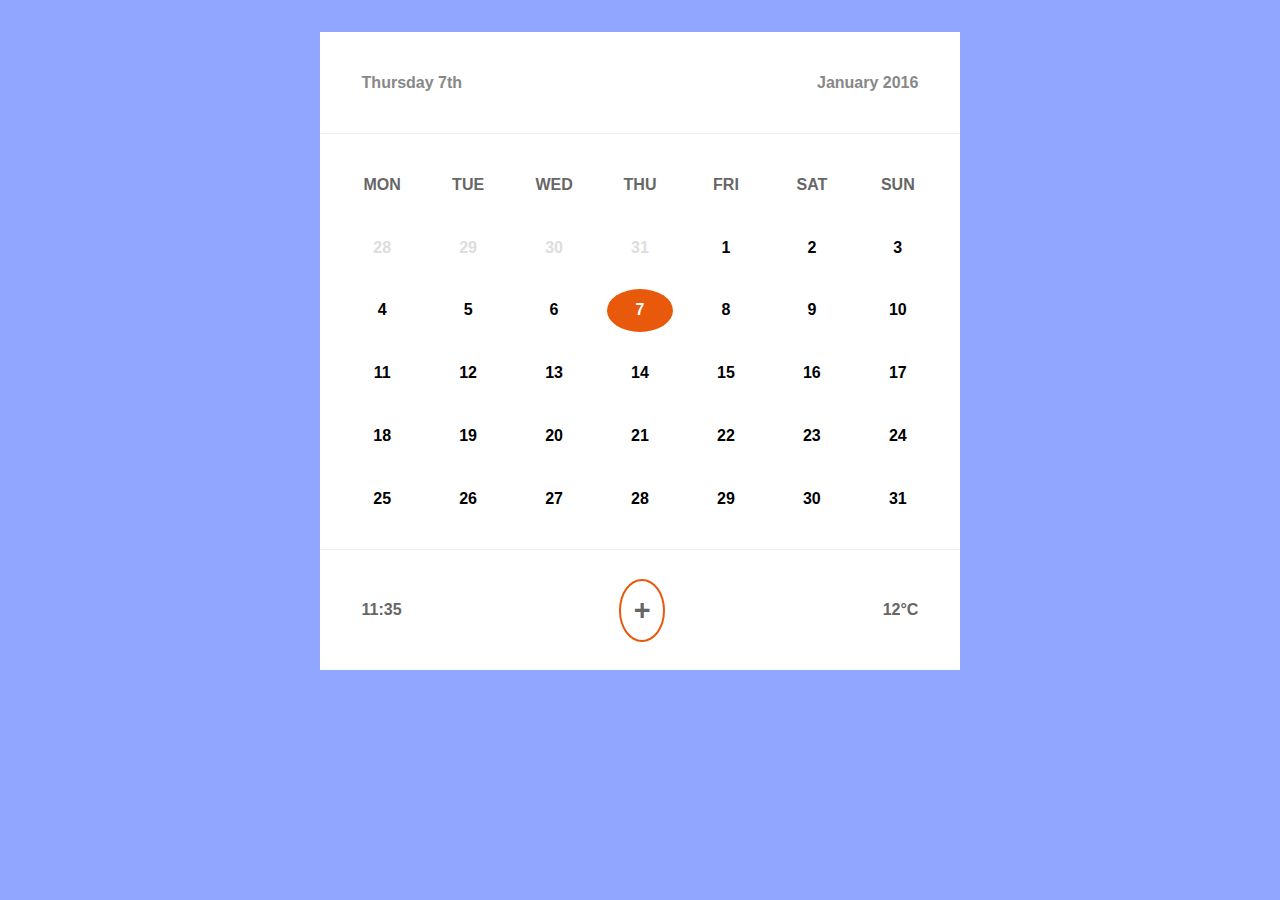
<file: Calendar/index.html>
<!DOCTYPE html>
<html lang="en">
<head>
  <meta charset="UTF-8">
  <meta name="viewport" content="width=device-width, initial-scale=1.0">
  <meta http-equiv="X-UA-Compatible" content="ie=edge">
  <title>Calender</title>
  <link href="https://fonts.googleapis.com/css?family=Roboto:400,500,700" rel="stylesheet">
  <link rel="stylesheet" href="./styles.css" />
</head>
<body>
  <div class="container">
    <header>

      <p class="header-thursday">Thursday 7th</p>
      <p class="header-january">January 2016</p>

    </header>
    <main>
      <p class="day">MON</p>
      <p class="day">TUE</p>
      <p class="day">WED</p>
      <p class="day">THU</p>
      <p class="day">FRI</p>
      <p class="day">SAT</p>
      <p class="day">SUN</p>
      <p class="grey">28</p>
      <p class="grey">29</p>
      <p class="grey">30</p>
      <p class="grey">31</p>
      <p class="black">1</p>
      <p class="black">2</p>
      <p class="black">3</p>
      <p class="black">4</p>
      <p class="black">5</p>
      <p class="black">6</p>
      <p class="orange">7</p>
      <p class="black">8</p>
      <p class="black">9</p>
      <p class="black">10</p>
      <p class="black">11</p>
      <p class="black">12</p>
      <p class="black">13</p>
      <p class="black">14</p>
      <p class="black">15</p>
      <p class="orange-six">16</p>
      <p class="black">17</p>
      <p class="black">18</p>
      <p class="purple-five">19</p>
      <p class="black">20</p>
      <p class="black">21</p>
      <p class="black">22</p>
      <p class="black">23</p>
      <p class="black">24</p>
      <p class="black">25</p>
      <p class="black">26</p>
      <p class="black">27</p>
      <p class="black">28</p>
      <p class="black">29</p>
      <p class="black">30</p>
      <p class="black">31</p>
    </main>
    <footer>
      <p class="clock">11:35</p>
      <p class="plus">+</p>
      <p class="degree">12&deg;C</p>
    </footer>
  </div> 
</body>
</html>
</file>
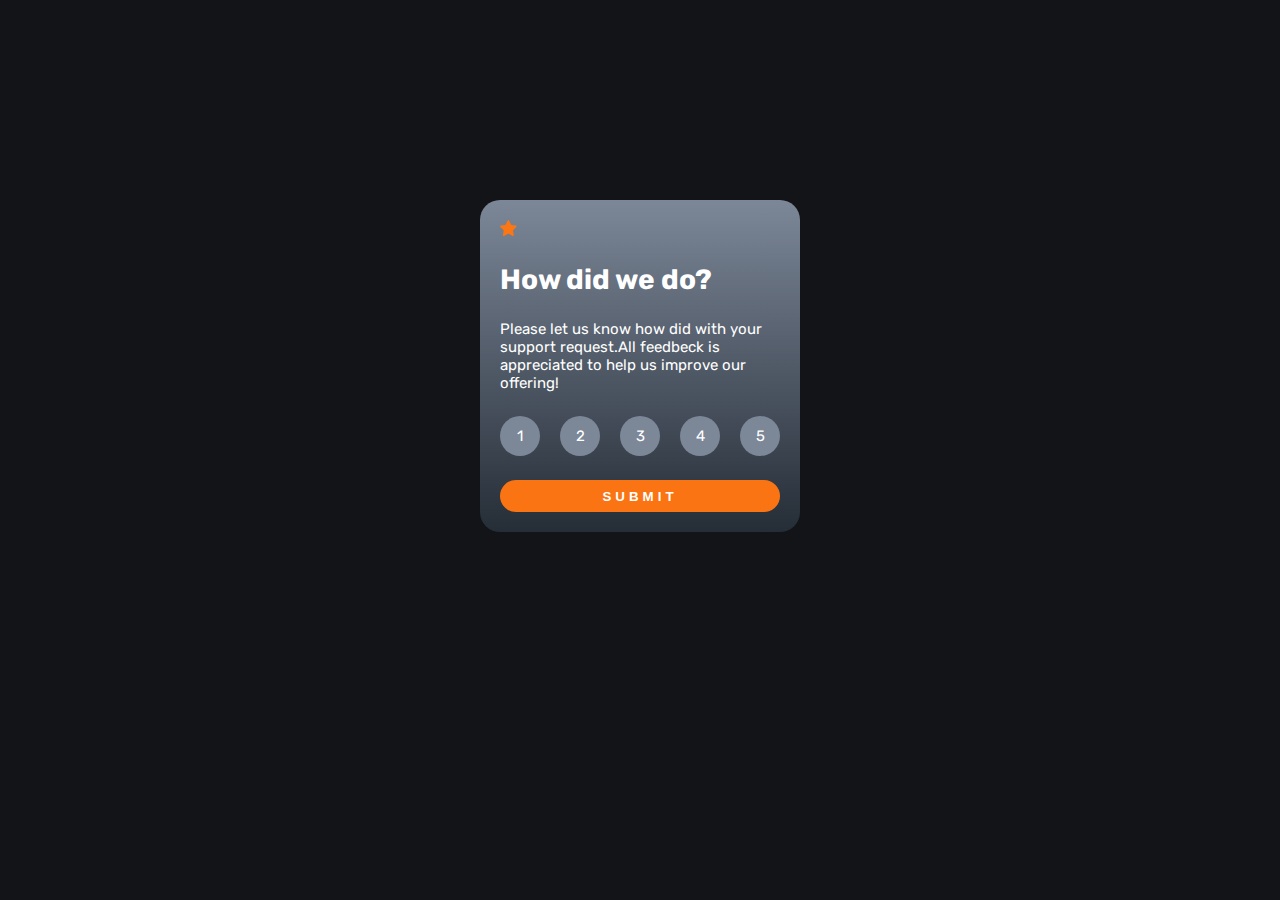
<file: interactive-rating-component-main/index.html>
<!DOCTYPE html>
<html lang="en">
  <head>
    <meta charset="UTF-8" />
    <meta name="viewport" content="width=device-width, initial-scale=1.0" />
    <!-- displays site properly based on user's device -->

    <link
      rel="icon"
      type="image/png"
      sizes="32x32"
      href="./images/favicon-32x32.png"
    />
    <link rel="preconnect" href="https://fonts.googleapis.com" />
    <link rel="preconnect" href="https://fonts.gstatic.com" crossorigin />
    <link
      href="https://fonts.googleapis.com/css2?family=Rubik:wght@400;500;600;700&display=swap"
      rel="stylesheet"
    />
    <link rel="stylesheet" href="./design/style.css" />

    <title>Frontend Mentor | Interactive rating component</title>
  </head>
  <body>
    <div class="container">
      <div class="icon-box">
        <svg width="17" height="16" xmlns="http://www.w3.org/2000/svg">
          <path
            d="m9.067.43 1.99 4.031c.112.228.33.386.58.422l4.45.647a.772.772 0 0 1 .427 1.316l-3.22 3.138a.773.773 0 0 0-.222.683l.76 4.431a.772.772 0 0 1-1.12.813l-3.98-2.092a.773.773 0 0 0-.718 0l-3.98 2.092a.772.772 0 0 1-1.119-.813l.76-4.431a.77.77 0 0 0-.222-.683L.233 6.846A.772.772 0 0 1 .661 5.53l4.449-.647a.772.772 0 0 0 .58-.422L7.68.43a.774.774 0 0 1 1.387 0Z"
            fill="#FC7614"
            class="icon-star"
          />
        </svg>
      </div>

      <h1>How did we do?</h1>
      <p>
        Please let us know how did with your support request.All feedbeck is
        appreciated to help us improve our offering!
      </p>

      <div class="numbers">
        <p class="num">1</p>
        <p class="num">2</p>
        <p class="num">3</p>
        <p class="num">4</p>
        <p class="num">5</p>
      </div>

      <button>SUBMIT</button>
    </div>
  </body>
</html>
</file>
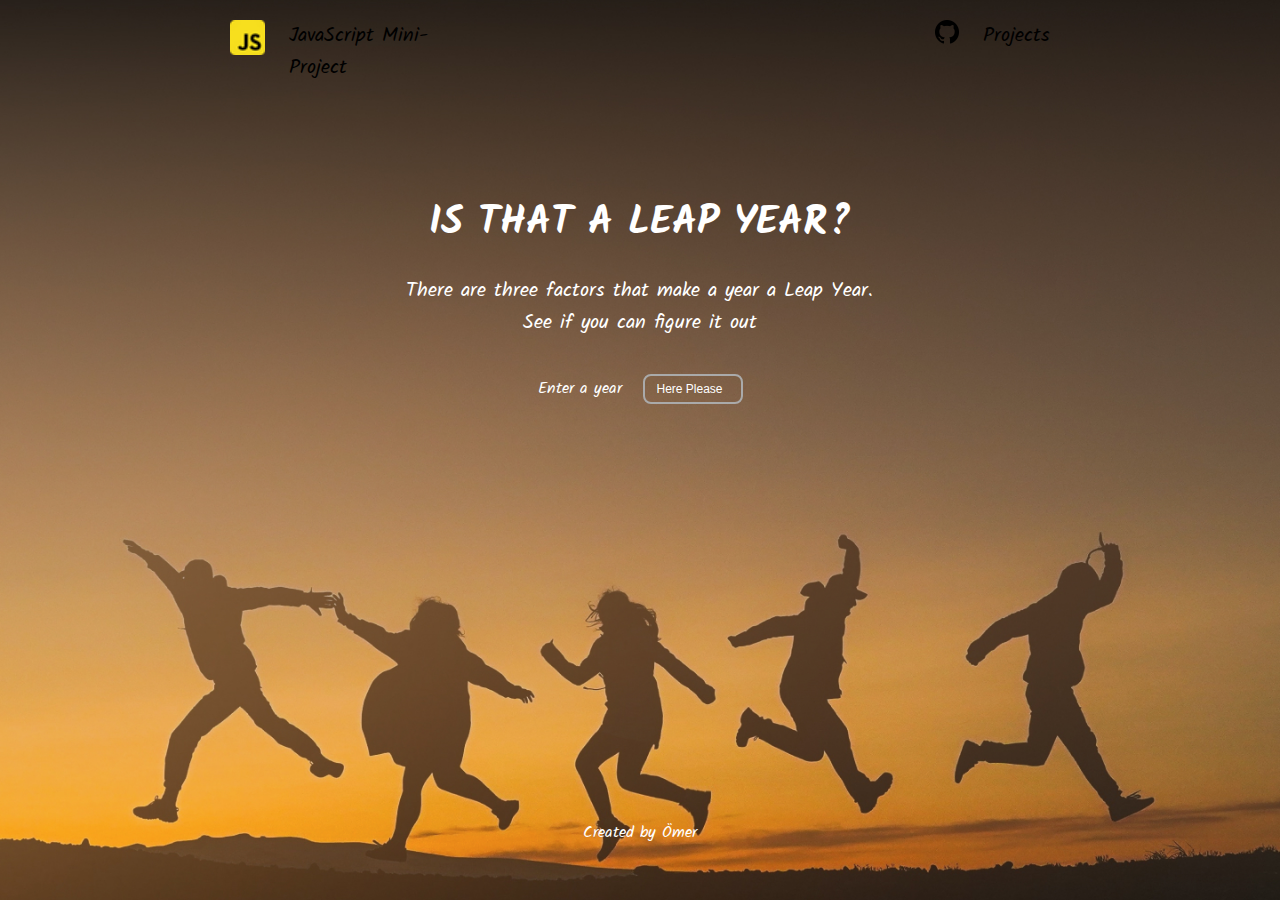
<file: JS Leap Year/index.html>
<!DOCTYPE html>
<html lang="en">
  <head>
    <meta charset="UTF-8" />
    <meta http-equiv="X-UA-Compatible" content="IE=edge" />
    <meta name="viewport" content="width=device-width, initial-scale=1.0" />
    <title>Leap Year</title>

    <link
      href="https://fonts.googleapis.com/css2?family=Kalam:wght@400;700&display=swap"
      rel="stylesheet"
    />
    <link rel="stylesheet" href="./css/style.css" />
  </head>
  <body>
    <nav class="top">
      <div class="js">
        <img src="./img/javascript.png" alt="JS icon" />
        <p>JavaScript Mini-Project</p>
      </div>
      <a href="#"
        ><div class="gh">
          <div><img src="./img/github.png" alt="GitHub Icon" /></div>
          <p>Projects</p>
        </div>
      </a>
    </nav>

    <main>
      <div class="content">
        <h1>is that a leap year?</h1>
        <p>
          There are three factors that make a year a Leap Year. See if you can
          figure it out
        </p>
        <div class="input">
          <label for="year">Enter a year</label>
          <input
            class="year"
            type="number"
            name="year"
            id="year"
            placeholder="Here Please"
            required
          />
        </div>
      </div>
    </main>
    <footer class="footer">
      <p>Created by Ömer</p>
    </footer>

    <script src="./js/main.js"></script>
  </body>
</html>
</file>
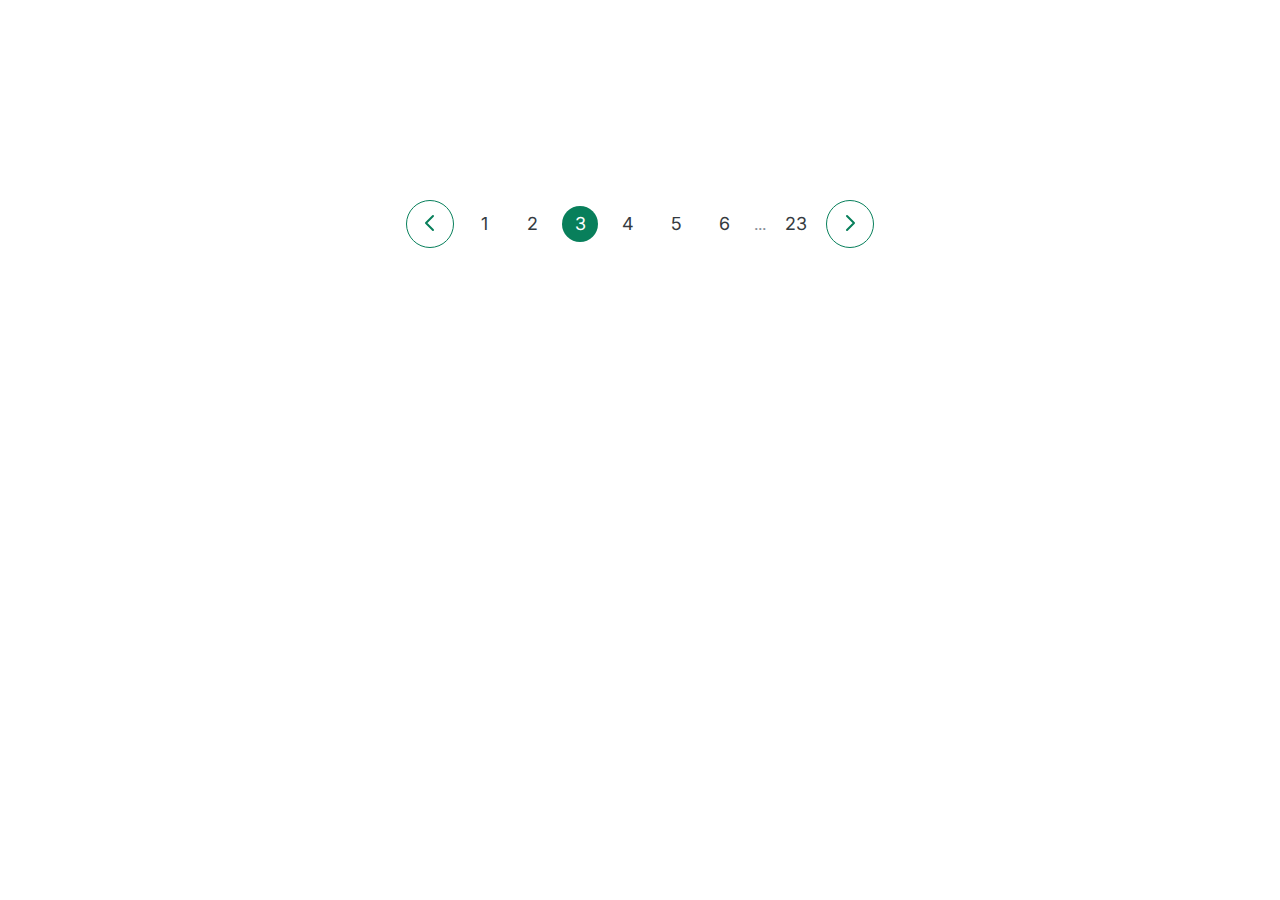
<file: Pagination/index.html>
<!DOCTYPE html>
<html lang="en">
  <head>
    <meta charset="UTF-8" />
    <meta http-equiv="X-UA-Compatible" content="IE=edge" />
    <meta name="viewport" content="width=device-width, initial-scale=1.0" />
    <title>Pagination</title>
    <link
      href="https://fonts.googleapis.com/css2?family=Inter:wght@400;500;700&display=swap"
      rel="stylesheet"
    />
    <link rel="stylesheet" href="style.css">
  </head>
  <body>
    <div class="pagination">
      <button class="btn">
        <svg
          xmlns="http://www.w3.org/2000/svg"
          class="btn-icon"
          fill="none"
          viewBox="0 0 24 24"
          stroke="currentColor"
          stroke-width="2"
        >
          <path
            stroke-linecap="round"
            stroke-linejoin="round"
            d="M15 19l-7-7 7-7"
          />
        </svg>
      </button>
      <a href="#" class="page-link">1</a>
      <a href="#" class="page-link">2</a>
      <a href="#" class="page-link page-link--current">3</a>
      <a href="#" class="page-link">4</a>
      <a href="#" class="page-link">5</a>
      <a href="#" class="page-link">6</a>
      <span class="dots">...</span>
      <a href="#" class="page-link">23</a>
      <button class="btn">
        <svg
          xmlns="http://www.w3.org/2000/svg"
          class="btn-icon"
          fill="none"
          viewBox="0 0 24 24"
          stroke="currentColor"
          stroke-width="2"
        >
          <path
            stroke-linecap="round"
            stroke-linejoin="round"
            d="M9 5l7 7-7 7"
          />
        </svg>
      </button>
    </div>
  </body>
</html>
</file>
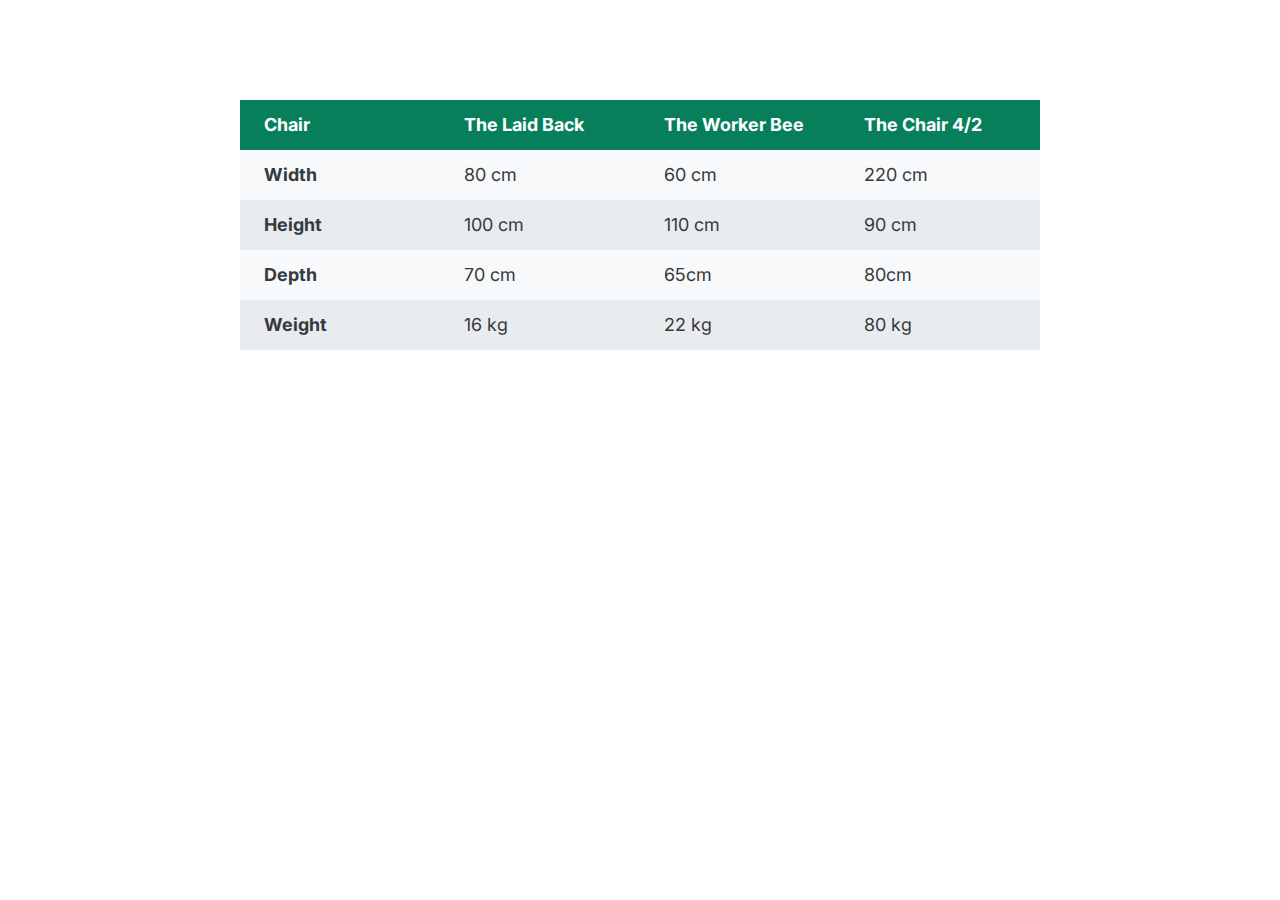
<file: Table/index.html>
<!DOCTYPE html>
<html lang="en">
  <head>
    <meta charset="UTF-8" />
    <meta http-equiv="X-UA-Compatible" content="IE=edge" />
    <meta name="viewport" content="width=device-width, initial-scale=1.0" />
    <title>Table</title>
    <link
      href="https://fonts.googleapis.com/css2?family=Inter:wght@400;500;700&display=swap"
      rel="stylesheet"
    />
    <link rel="stylesheet" href="style.css">
  </head>
  <body>
    <table>
      <thead>
        <tr>
          <th>Chair</th>
          <th>The Laid Back</th>
          <th>The Worker Bee</th>
          <th>The Chair 4/2</th>
        </tr>
      </thead>

      <tbody>
        <tr>
          <th>Width</th>
          <td>80 cm</td>
          <td>60 cm</td>
          <td>220 cm</td>
        </tr>
        <tr>
          <th>Height</th>
          <td>100 cm</td>
          <td>110 cm</td>
          <td>90 cm</td>
        </tr>
        <tr>
          <th>Depth</th>
          <td>70 cm</td>
          <td>65cm</td>
          <td>80cm</td>
        </tr>
        <tr>
          <th>Weight</th>
          <td>16 kg</td>
          <td>22 kg</td>
          <td>80 kg</td>
        </tr>
      </tbody>
    </table>
  </body>
</html>
</file>
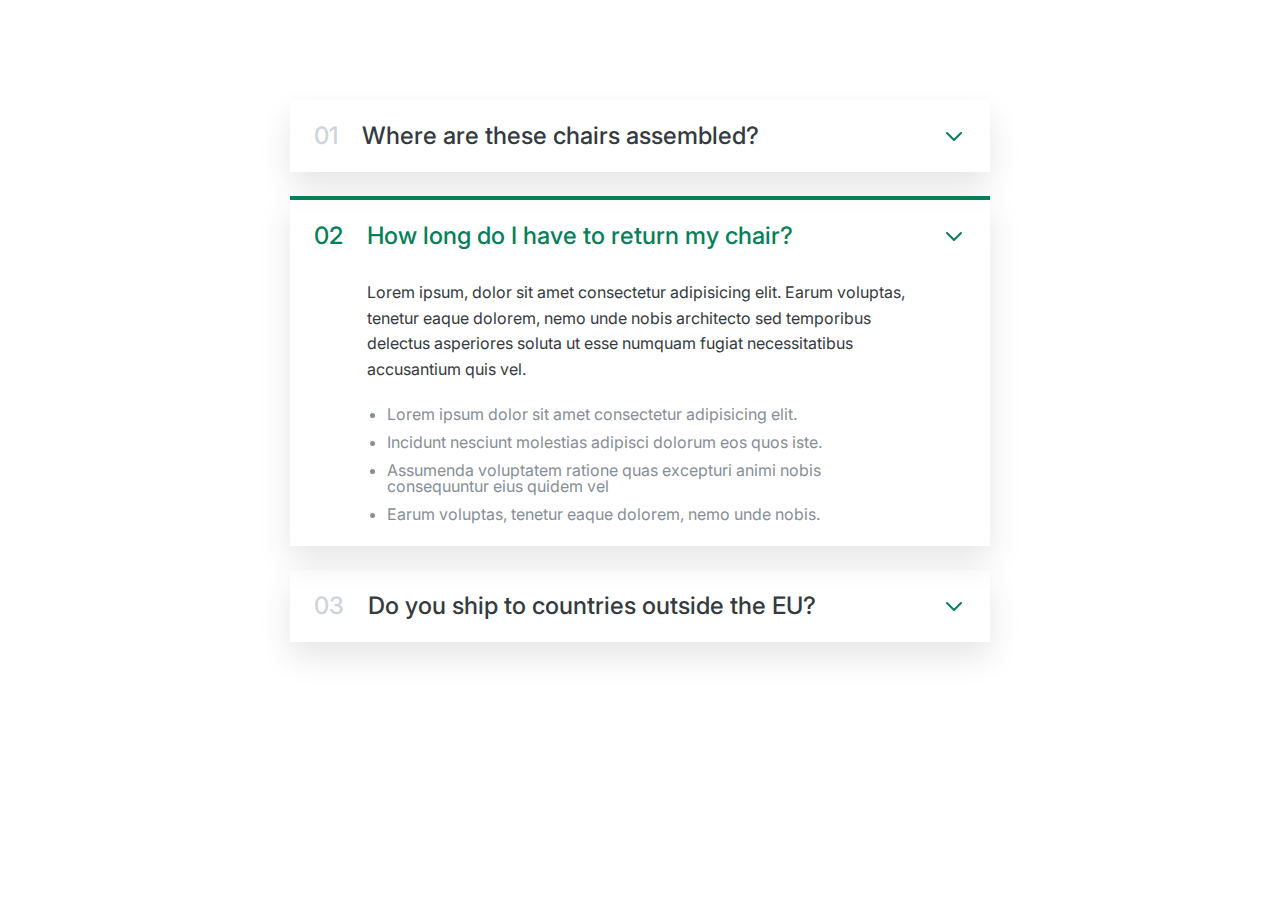
<file: Accordion/01-accordion.html>
<!DOCTYPE html>
<html lang="en">
  <head>
    <meta charset="UTF-8" />
    <meta http-equiv="X-UA-Compatible" content="IE=edge" />
    <meta name="viewport" content="width=device-width, initial-scale=1.0" />
    <title>Accordion Component</title>
    <link
      href="https://fonts.googleapis.com/css2?family=Inter:wght@400;500;700&display=swap"
      rel="stylesheet"
    />
    <style>
      * {
        margin: 0;
        padding: 0;
        box-sizing: border-box;
      }

      /* GENERAL STYLES */

      body {
        font-family: "Inter", sans-serif;
        color: #343a40;
        line-height: 1;
      }

      .accordion {
        width: 700px;
        margin: 100px auto;

        display: flex;
        flex-direction: column;
        gap: 24px;
      }

      .item {
        box-shadow: 0 15px 32px rgba(0, 0, 0, 0.1);
        padding: 24px;

        display: grid;
        grid-template-columns: auto 1fr auto;
        column-gap: 24px;
        row-gap: 32px;
        align-items: center;
      }

      .number,
      .text {
        font-size: 24px;
        font-weight: 500;
        /*color: #087f5b;*/
      }

      .number {
          color: #ced4da;
      }

      .icon {
        width: 24px;
        height: 24px;
        stroke: #087f5b;
      }

      .hidden-box {
        grid-column: 2;
        display: none;
      }

      .hidden-box p {
        line-height: 1.6;
        margin-bottom: 24px;
      }

      .hidden-box ul {
        color: #868e96;
        margin-left: 20px;

        display: flex;
        flex-direction: column;
        gap: 12px;
      }

      /* OPEN STATE */

      .open {
          border-top: 4px solid #087f5b;
      }

      .open .hidden-box {
          display: block;
      }

      .open .number, .open .text {
        color: #087f5b;
      }

    </style>
  </head>
  <body>
    <div class="accordion">
      <div class="item">
        <p class="number">01</p>
        <p class="text">Where are these chairs assembled?</p>
        <svg
          xmlns="http://www.w3.org/2000/svg"
          class="icon"
          fill="none"
          viewBox="0 0 24 24"
          stroke="currentColor"
          stroke-width="2"
        >
          <path
            stroke-linecap="round"
            stroke-linejoin="round"
            d="M19 9l-7 7-7-7"
          />
        </svg>
        <div class="hidden-box">
          <p>
            Lorem ipsum, dolor sit amet consectetur adipisicing elit. Earum
            voluptas, tenetur eaque dolorem, nemo unde nobis architecto sed
            temporibus delectus asperiores soluta ut esse numquam fugiat
            necessitatibus accusantium quis vel.
          </p>
          <ul>
            <li>Lorem ipsum dolor sit amet consectetur adipisicing elit.</li>
            <li>Incidunt nesciunt molestias adipisci dolorum eos quos iste.</li>
            <li>
              Assumenda voluptatem ratione quas excepturi animi nobis
              consequuntur eius quidem vel
            </li>
            <li>Earum voluptas, tenetur eaque dolorem, nemo unde nobis.</li>
          </ul>
        </div>
      </div>
      <div class="item open">
        <p class="number">02</p>
        <p class="text">How long do I have to return my chair?</p>
        <svg
          xmlns="http://www.w3.org/2000/svg"
          class="icon"
          fill="none"
          viewBox="0 0 24 24"
          stroke="currentColor"
          stroke-width="2"
        >
          <path
            stroke-linecap="round"
            stroke-linejoin="round"
            d="M19 9l-7 7-7-7"
          />
        </svg>
        <div class="hidden-box">
          <p>
            Lorem ipsum, dolor sit amet consectetur adipisicing elit. Earum
            voluptas, tenetur eaque dolorem, nemo unde nobis architecto sed
            temporibus delectus asperiores soluta ut esse numquam fugiat
            necessitatibus accusantium quis vel.
          </p>
          <ul>
            <li>Lorem ipsum dolor sit amet consectetur adipisicing elit.</li>
            <li>Incidunt nesciunt molestias adipisci dolorum eos quos iste.</li>
            <li>
              Assumenda voluptatem ratione quas excepturi animi nobis
              consequuntur eius quidem vel
            </li>
            <li>Earum voluptas, tenetur eaque dolorem, nemo unde nobis.</li>
          </ul>
        </div>
      </div>
      <div class="item">
        <p class="number">03</p>
        <p class="text">Do you ship to countries outside the EU?</p>
        <svg
          xmlns="http://www.w3.org/2000/svg"
          class="icon"
          fill="none"
          viewBox="0 0 24 24"
          stroke="currentColor"
          stroke-width="2"
        >
          <path
            stroke-linecap="round"
            stroke-linejoin="round"
            d="M19 9l-7 7-7-7"
          />
        </svg>
        <div class="hidden-box">
          <p>
            Lorem ipsum, dolor sit amet consectetur adipisicing elit. Earum
            voluptas, tenetur eaque dolorem, nemo unde nobis architecto sed
            temporibus delectus asperiores soluta ut esse numquam fugiat
            necessitatibus accusantium quis vel.
          </p>
          <ul>
            <li>Lorem ipsum dolor sit amet consectetur adipisicing elit.</li>
            <li>Incidunt nesciunt molestias adipisci dolorum eos quos iste.</li>
            <li>
              Assumenda voluptatem ratione quas excepturi animi nobis
              consequuntur eius quidem vel
            </li>
            <li>Earum voluptas, tenetur eaque dolorem, nemo unde nobis.</li>
          </ul>
        </div>
      </div>
    </div>
  </body>
</html>
</file>
<file: Calendar/styles.css>
* {
    box-sizing: border-box;
    padding: 0;
    margin: 0;
}

html {
    font-family: sans-serif;
}

body {
    background-color: #91a7ff;
    font-weight: 600;
}

p {
    padding: 0.8rem;
}

.container {
    width: 40rem;
    height: auto;
    background-color: #fff;
    display: flex;
    flex-direction: column;
    margin: 2rem auto;
}

header {
    color: #888;
    font-weight: 600;
    display: flex;
    justify-content: space-between;
    border-bottom: 1px solid #eee;
    padding: 1.8rem;
}

main {
    display: grid;
    grid-template-columns: repeat(7, 1fr);
    row-gap: 1.2rem;
    column-gap: 1.2rem;
    padding: 1.8rem;
    border-bottom: 1px solid #eee;
    text-align: center;
}

.day {
    font-weight: 700;
    color: #666;
}

.grey {
    color: #ddd;
}

.orange {
    color: #fff;
    background-color: #e8590c;
    border-radius: 50%;
}

footer {
    display: flex;
    justify-content: space-between;
    align-items: center;
    padding: 1.8rem;
    color: #666;
}

.plus {
    font-size: 1.8rem;
    border-radius: 100%;
    border: 2px solid #e8590c;
}
</file>
<file: interactive-rating-component-main/design/style.css>
* {
    box-sizing: border-box;
    margin: 0;
    padding: 0;
}

html {
    font-size: 62.5%;
}

body {
    font-family: 'Rubik', sans-serif;
    background-color: hsl(216, 12%, 8%);
    color: hsl(0, 0%, 100%);
}

.container {
    width: 25%;
    height: 40%;
    margin: 20rem auto;
    padding: 2rem;
    display: flex;
    flex-direction: column;
    gap: 2.4rem;
    background: linear-gradient(hsl(216, 12%, 54%), hsl(213, 19%, 18%));
    border-radius: 2rem;
}

h1 {
    font-weight: 700;
    font-size: 2.8rem;
}


p {
    font-size: 1.5rem;
    font-weight: 400;
}

.numbers {
    display: flex;
    justify-content: space-between;
}

button {
    letter-spacing: 0.4rem;
    font-weight: 600;
    color: hsl(0, 0%, 100%);
    background-color: hsl(25, 97%, 53%);
    border: none;
    border-radius: 2rem;
    width: 100%;
    height: 3.2rem;
    cursor: pointer;
}

button:hover {
    box-shadow: inset 5px 5px 10px #18212a, inset -5px -5px 10px #324758;
}

.num {
    background-color: hsl(216, 12%, 54%);
    width: 4rem;
    height: 4rem;
    border-radius: 50%;
    display: flex;
    justify-content: center;
    align-items: center;
}

.num:hover {
    box-shadow: inset 5px 5px 10px #18212a, inset -5px -5px 10px #324758;
}
</file>
<file: JS Leap Year/css/style.css>
* {
    margin: 0;
    padding: 0;
    box-sizing: border-box;
}

body {
    height: 100vh;
    font-family: 'Kalam', cursive;
    background: url('../img/bg-img.jpg') center no-repeat;
    background-size: cover;
}

.top {
    display: flex;
    justify-content: space-around;
    color: #000;
}

.js,
.gh {
    display: flex;
    gap: 24px;
    font-size: 20px;
    margin-top: 20px; 
}

.js div img {
    padding-right: 10px;
}

a {
    text-decoration: none;
    color: #000;
}

main {
    display: flex;
    flex-direction: column;
    justify-content: center;
    align-items: center;
    gap: 20px;
    height: 85vh;
}

.content {
    display: flex;
    flex-direction: column;
    justify-content: center;
    align-items: center;
    text-align: center;
    gap: 20px;
    height: 85vh;
    transform: translateY(-140px);
    color: #fff;
}

.content h1 {
    text-transform: uppercase;
    font-size: 40px;
    font-weight: 700;
}

.content p {
    font-size: 20px;
    word-wrap: normal;
    width: 68%;
}

.content .input {
    margin-top: 15px;
}

.content input {
    padding: 8px 12px;
    border: 2px solid #aaa;
    border-radius: 8px;
    overflow: none;
    box-shadow: 0 0 0 rgba(0, 0, 0, 0.8);
    width: 100px;
    height: 30px;
    margin-left: 15px;
    font-size: 12px;
    color: #fff;
    background: inherit;
    outline: none;
}

.content input::placeholder {
    color: #fff;
}

.year::-webkit-inner-spin-button,
.year::-webkit-outer-spin-button {
  -webkit-appearance: none;   margin: 0;
}

.footer {
    text-align: center;
    color: #fff;
}

@media (max-width:600px) {
    body {
        display: flex;
        flex-direction: column;
    }

    .top {
        display: flex;
        flex-direction: column;
    }

    .content {
        transform: translateY(-40px);
    }

}
</file>
<file: Pagination/style.css>
* {
    margin: 0;
    padding: 0;
    box-sizing: border-box;
  }

  /* GENERAL STYLES */

  body {
    font-family: "Inter", sans-serif;
    color: #343a40;
    line-height: 1;
    display: flex;
    justify-content: center;
  }

  .pagination {
    display: flex;
    align-items: center;
    gap: 12px;
    margin-top: 200px;
  }

  .btn {
    border: 1px solid #087f5b;
    width: 48px;
    height: 48px;
    border-radius: 50%;
    background: none;
    cursor: pointer;
  }

  .btn:hover {
    background-color: #087f5b;
  }

  .btn:hover .btn-icon {
    stroke: #fff;
  }

  .btn-icon {
    width: 24px;
    height: 24px;
    stroke: #087f5b;
  }

  .page-link:link,
  .page-link:visited {
    font-size: 18px;
    color: #343a40;
    text-decoration: none;
    width: 36px;
    height: 36px;
    border-radius: 50%;
    display: flex;
    align-items: center;
    justify-content: center;
  }

  .page-link:hover,
  .page-link:active,
  .page-link.page-link--current {
    background-color: #087f5b;
    color: #fff;
  }

  .dots {
    color: #868e96;
  }
</file>
<file: Table/style.css>
* {
  margin: 0;
  padding: 0;
  box-sizing: border-box;
}

body {
  font-family: "Inter", sans-serif;
  color: #343a40;
  line-height: 1;

  display: flex;
  justify-content: center;
}

table {
  width: 800px;
  margin-top: 100px;
  border-collapse: collapse;
  font-size: 18px;
}

td,
th {
  padding: 16px 24px;
  text-align: left;
}

thead tr {
  background-color: #087f5b;
  color: #fff;
}

thead th {
  width: 25%;
}

tbody tr:nth-child(odd) {
  background-color: #f8f9fa;
}

tbody tr:nth-child(even) {
  background-color: #e9ecef;
}
</file>
